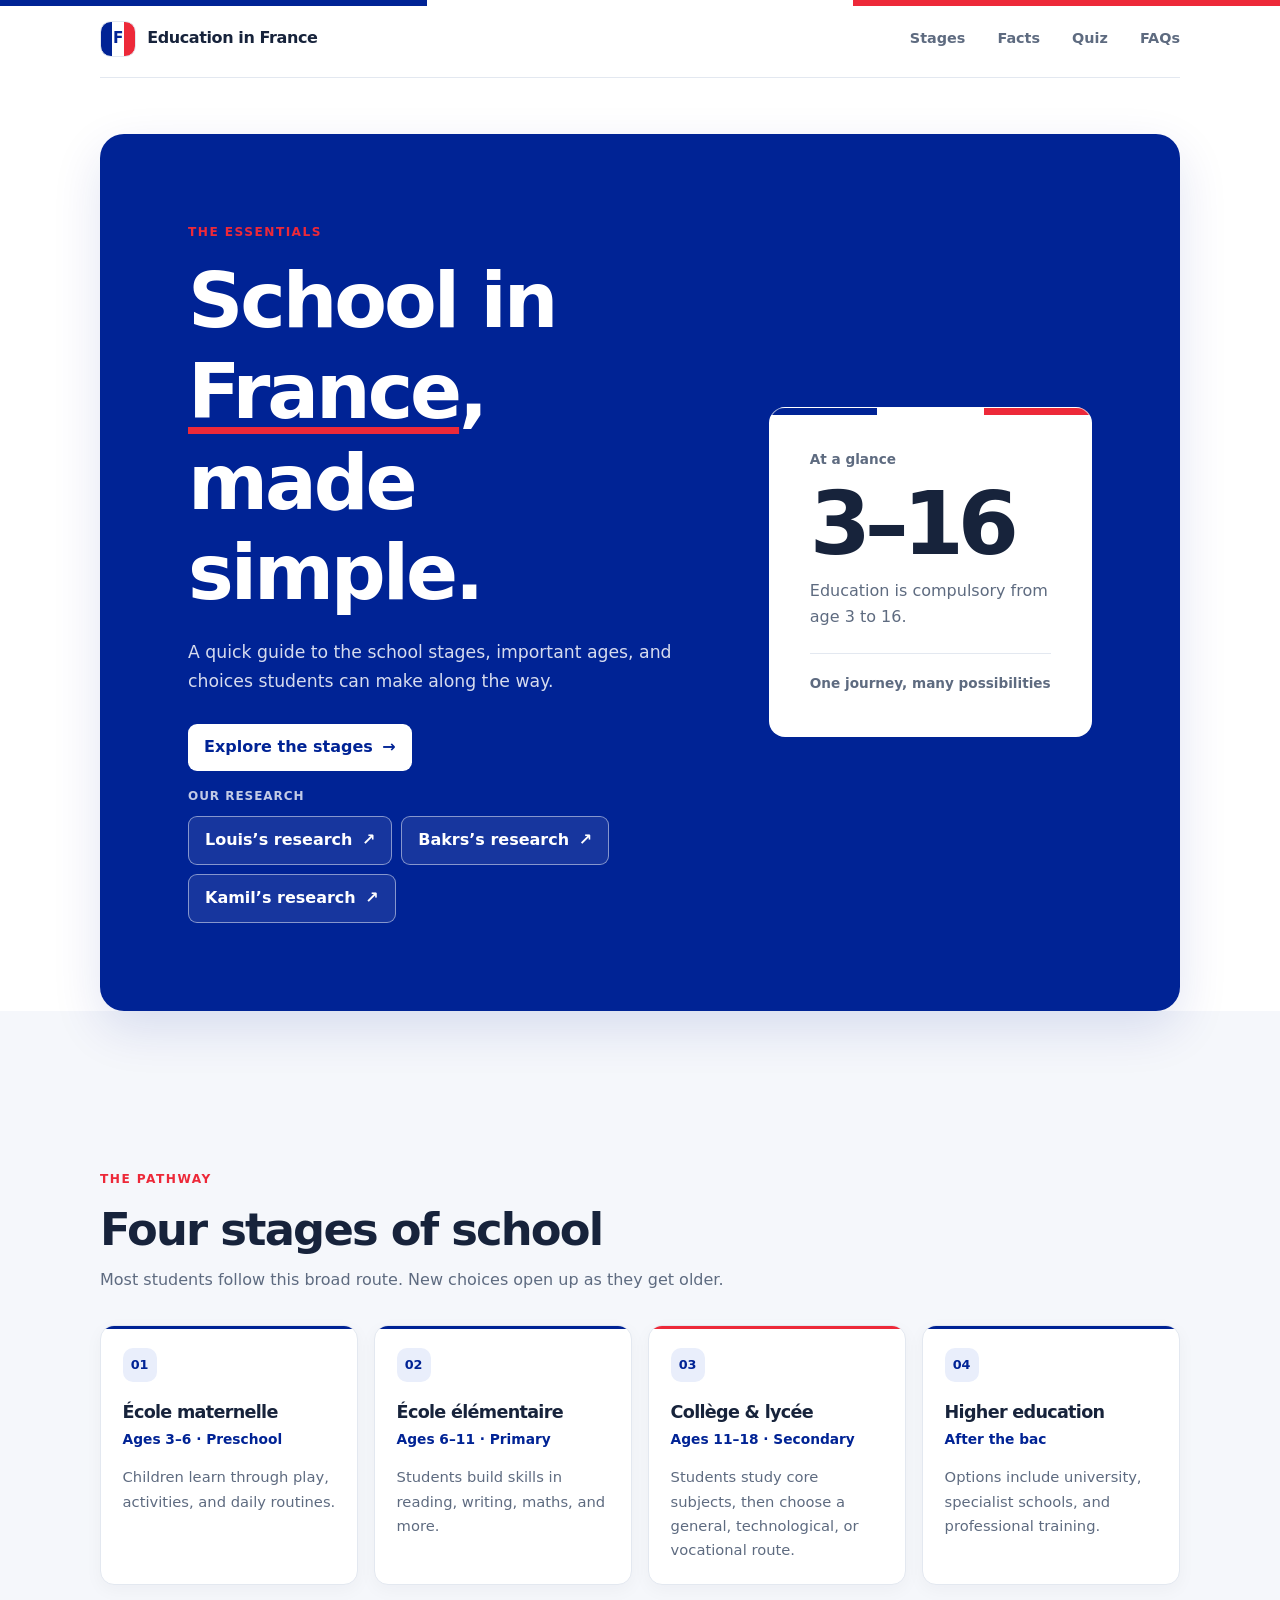
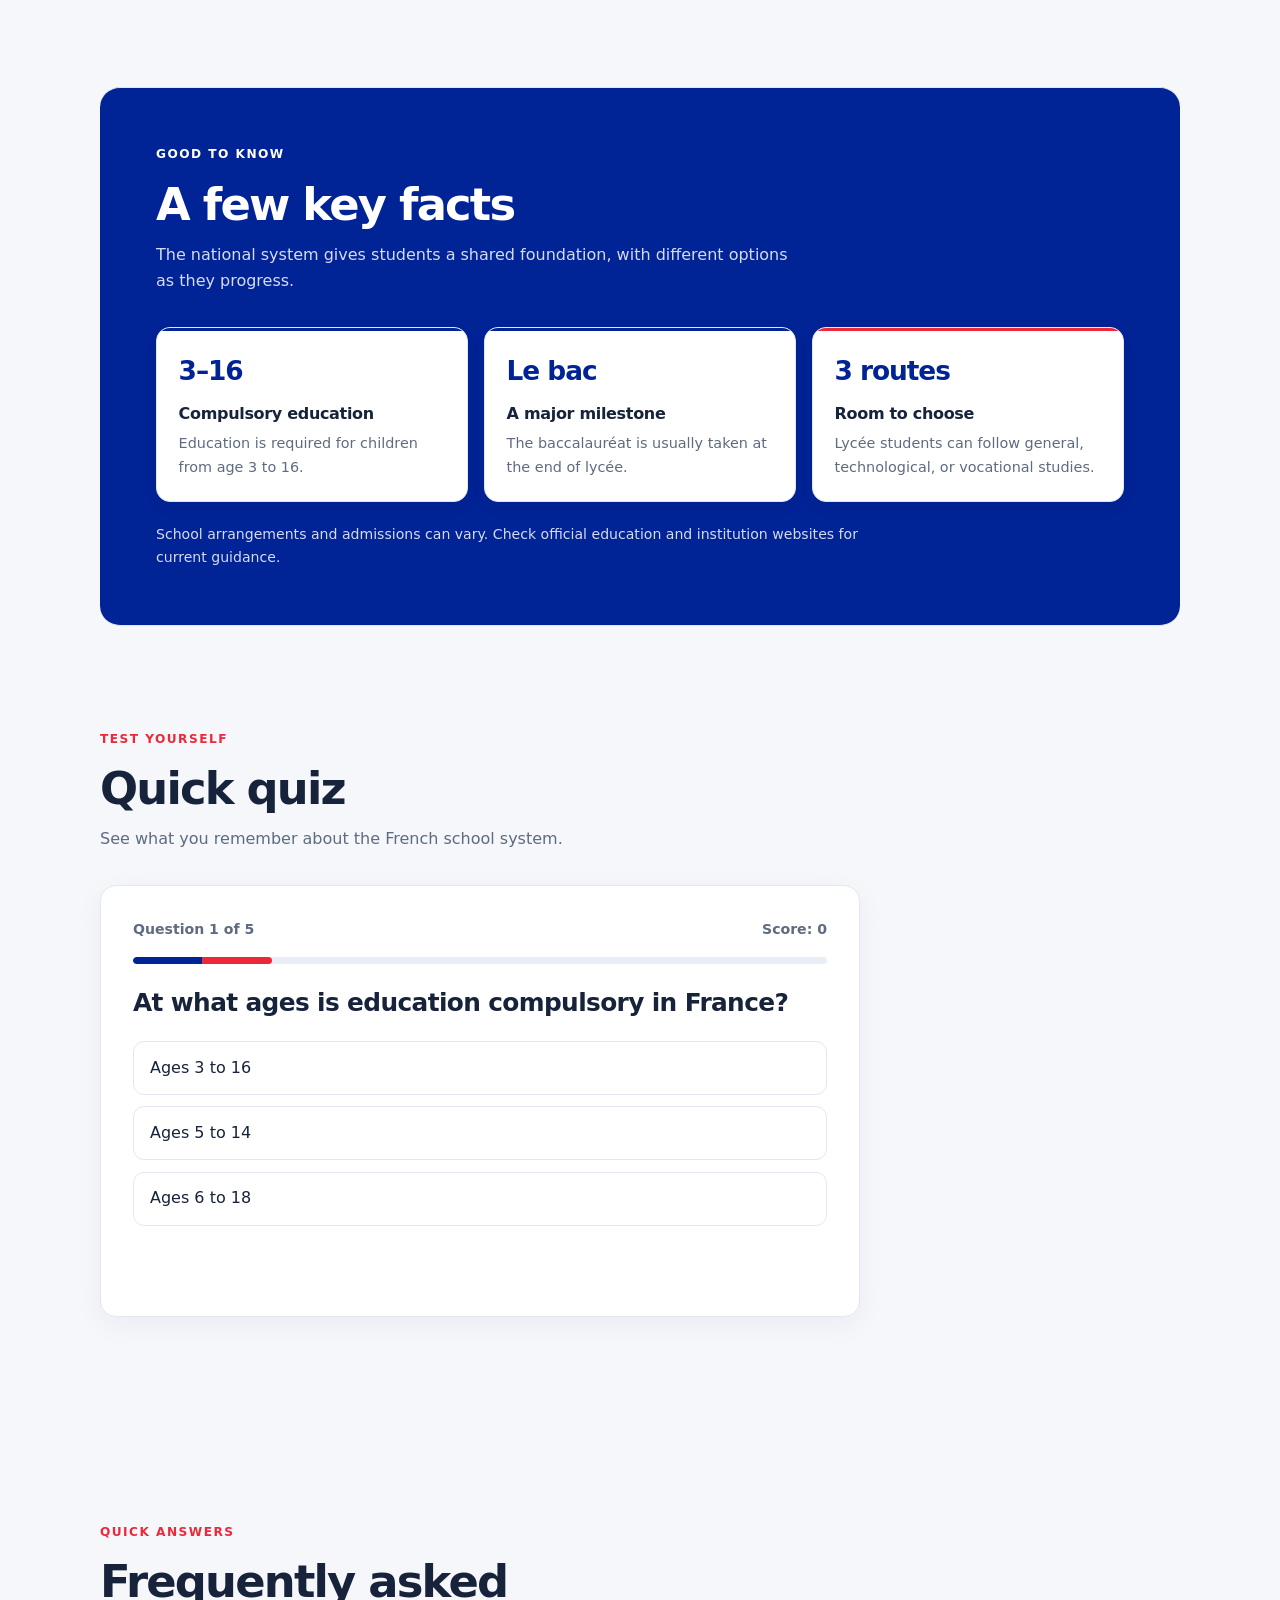
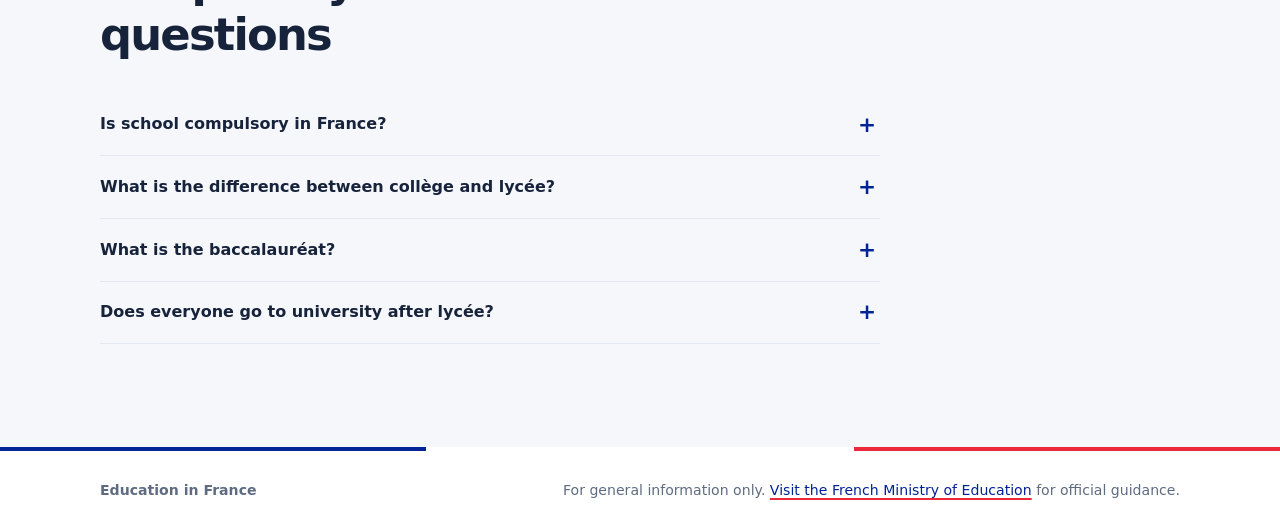
<file: index.html>
<!DOCTYPE html>
<html lang="en">
<head>
	<meta charset="UTF-8">
	<meta name="viewport" content="width=device-width, initial-scale=1">
	<meta http-equiv="refresh" content="0; url=cspe.html">
	<title>Education in France — A Simple Guide</title>
</head>
<body>
	<p>If you are not redirected, <a href="cspe.html">open Education in France</a>.</p>
</body>
</html>
</file>
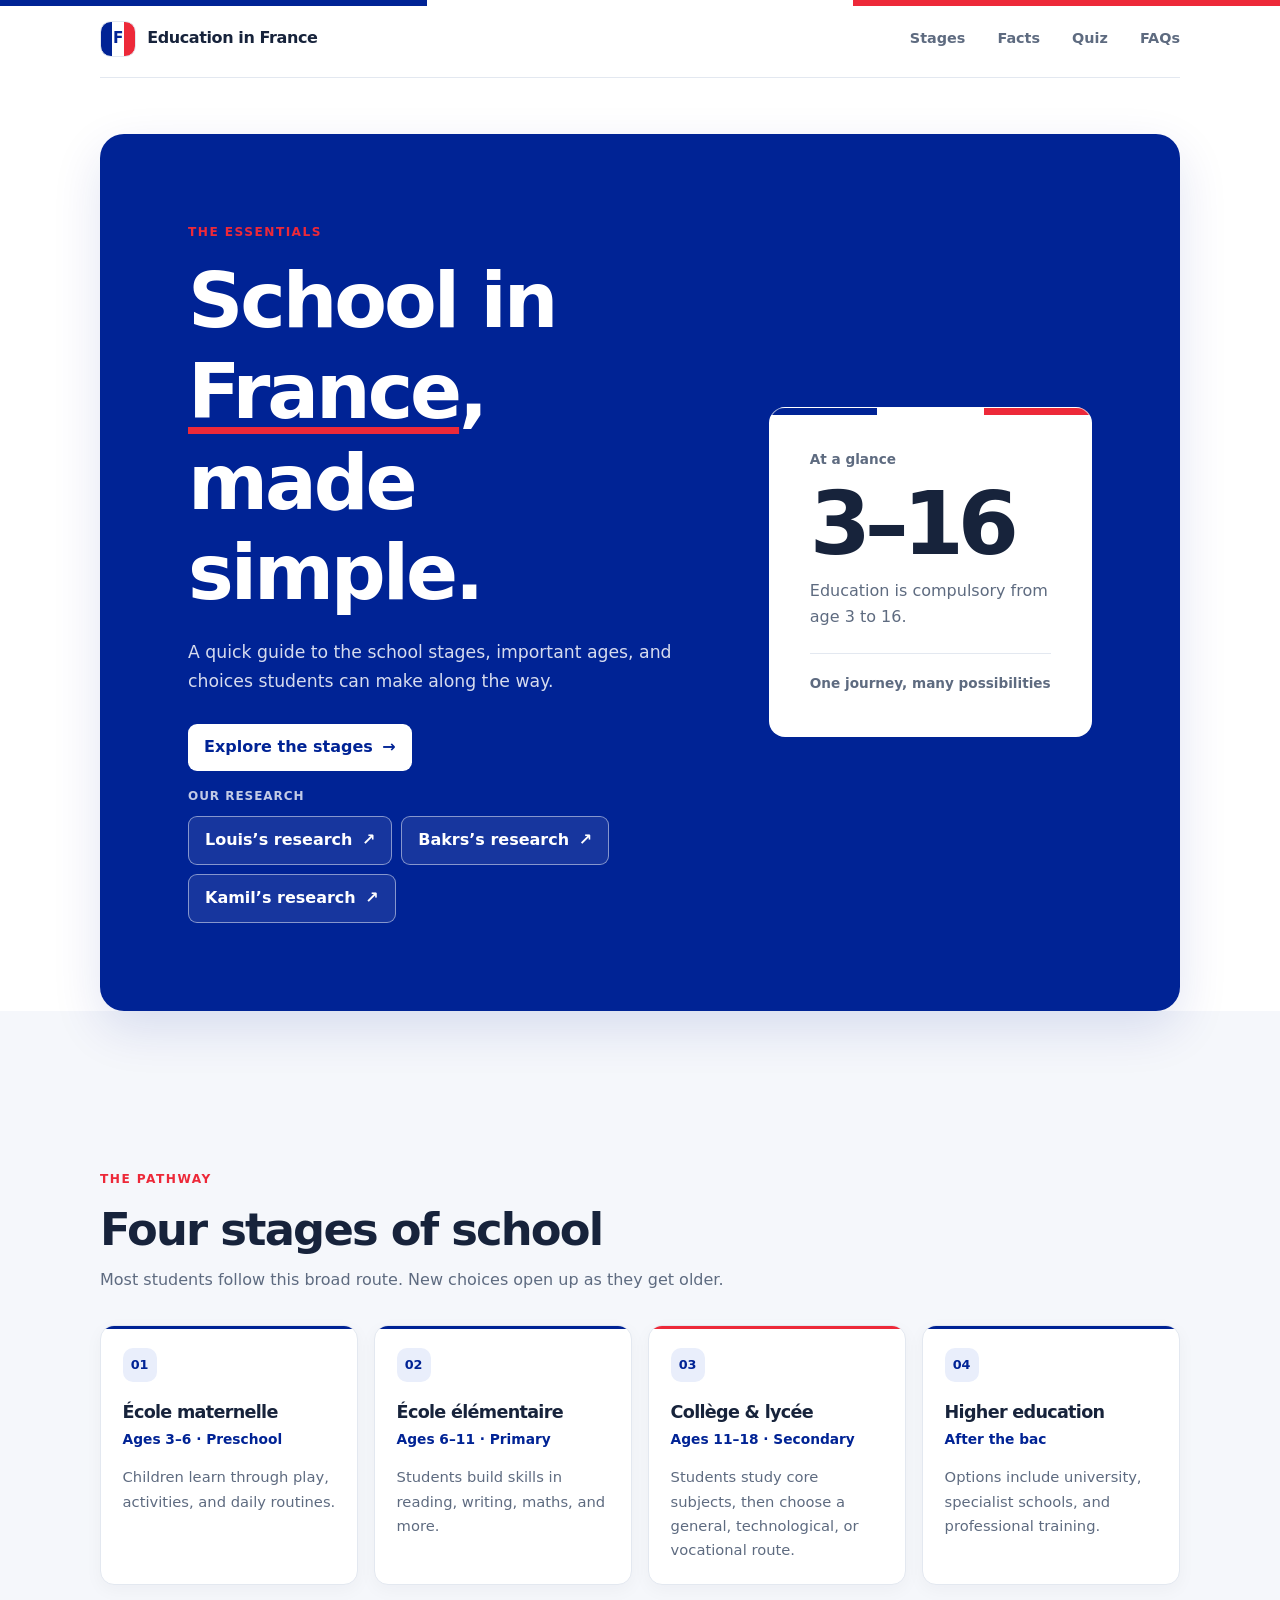
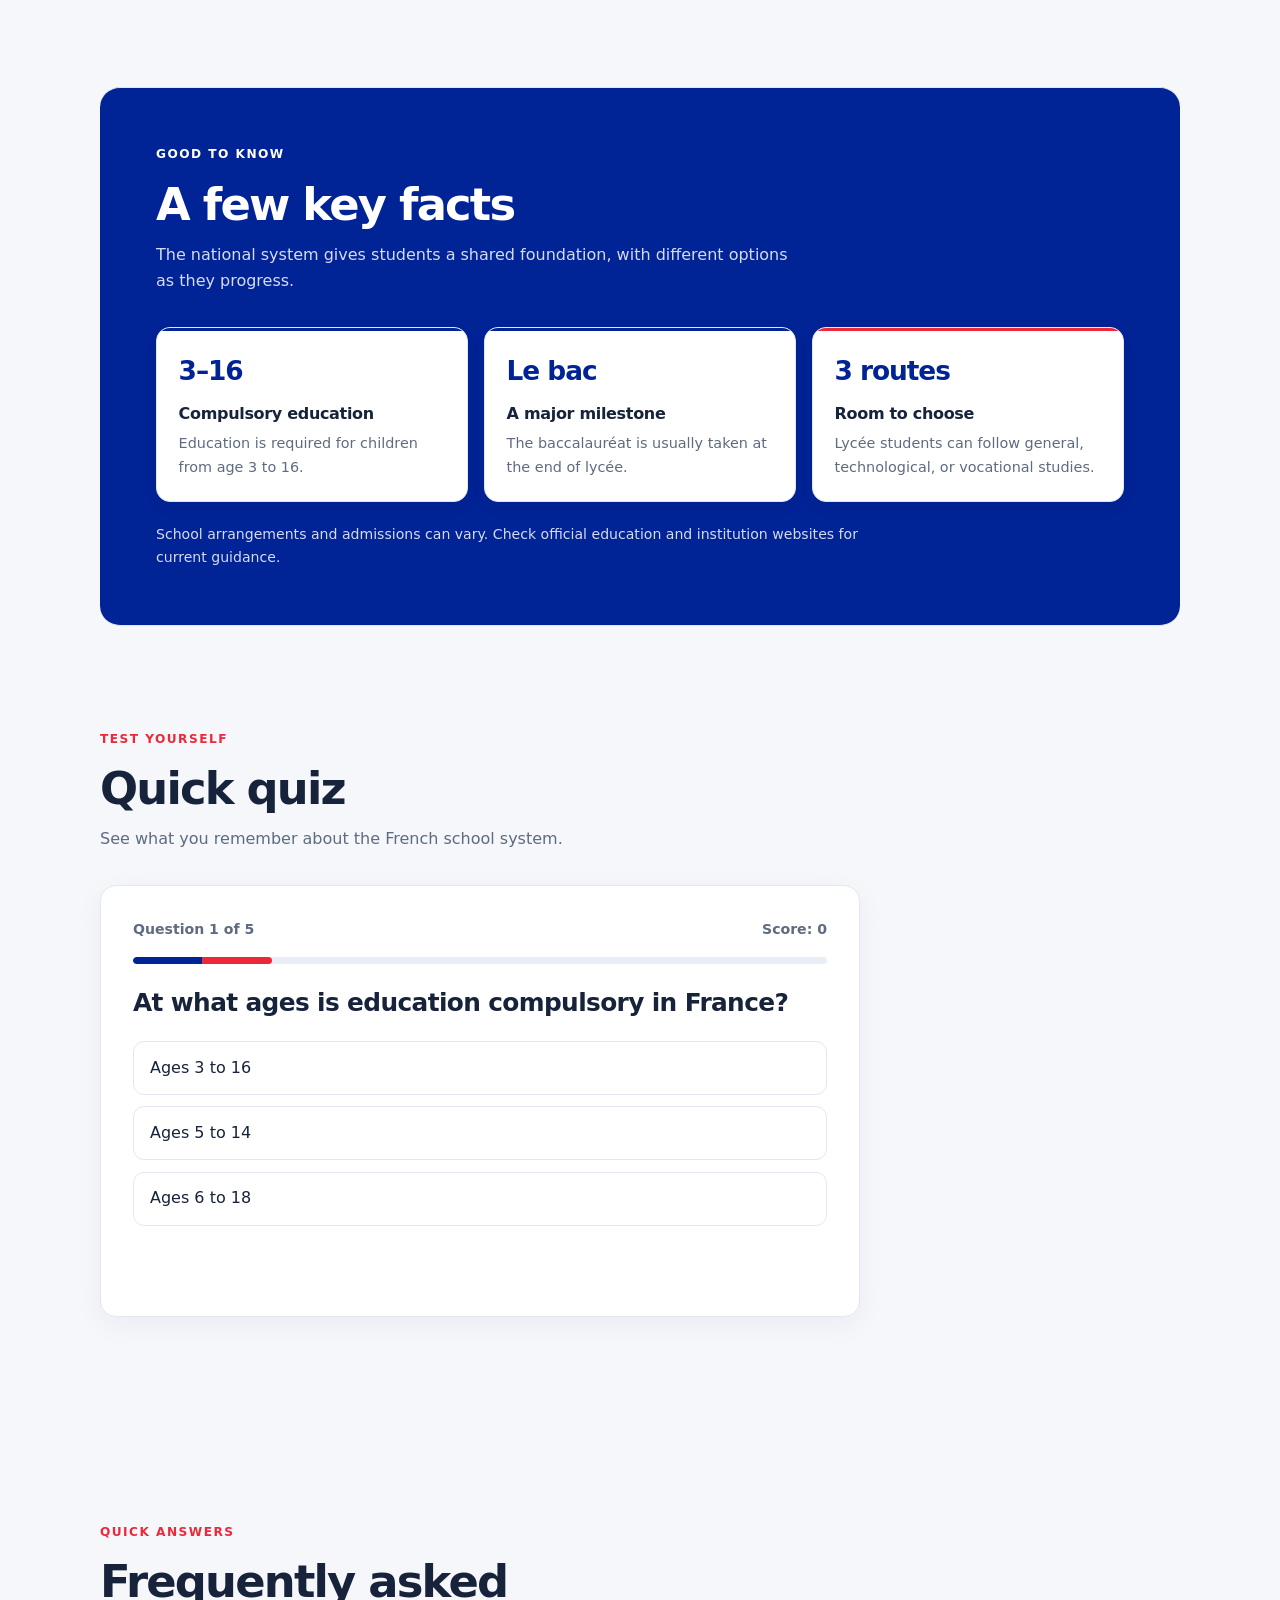
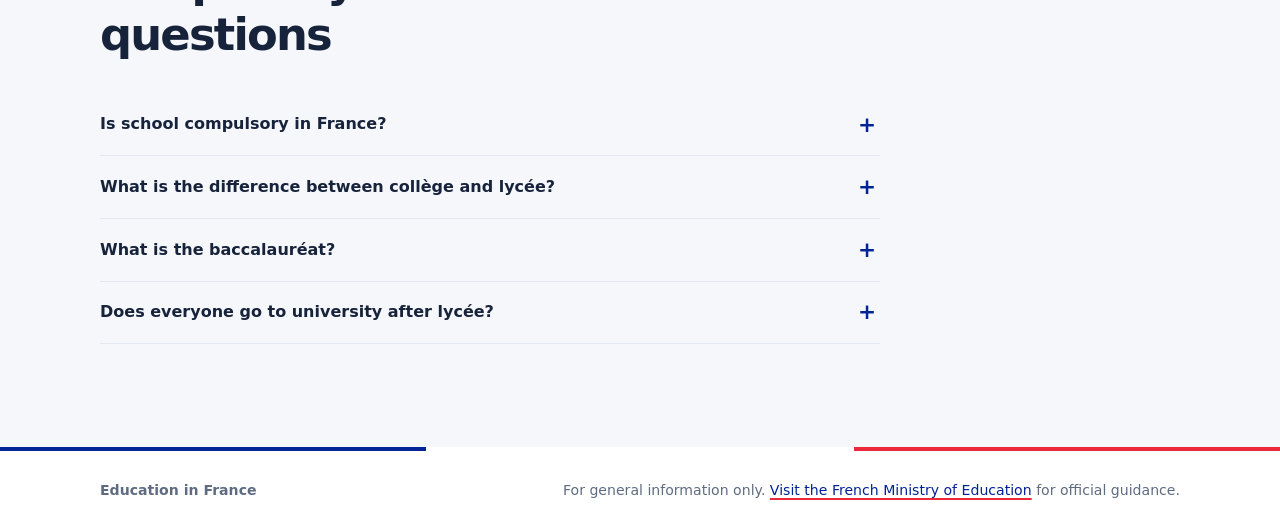
<file: cspe.html>
<!DOCTYPE html>
<html lang="en">
<head>
	<meta charset="UTF-8">
	<meta name="viewport" content="width=device-width, initial-scale=1">
	<meta name="description" content="A simple guide to the stages and choices in the French education system.">
	<title>Education in France — A Simple Guide</title>
	<link rel="stylesheet" href="cspe.css">
</head>
<body>
	<a class="skip-link" href="#main">Skip to content</a>
	<header>
		<div class="nav">
			<a class="brand" href="#top" aria-label="Education in France home"><span class="brand-mark" aria-hidden="true">F</span><span>Education in France</span></a>
			<nav aria-label="Main navigation">
				<a href="#pathway">Stages</a>
				<a href="#school-life">Facts</a>
				<a href="#quiz">Quiz</a>
				<a href="#questions">FAQs</a>
			</nav>
		</div>
		<div class="hero" id="top">
			<div>
				<div class="eyebrow">The essentials</div>
				<h1>School in <span>France</span>, made simple.</h1>
				<p class="hero-copy">A quick guide to the school stages, important ages, and choices students can make along the way.</p>
				<div class="hero-actions">
					<a class="button button-primary" href="#pathway">Explore the stages <span aria-hidden="true">→</span></a>
					<div class="research-links" aria-label="Our research">
						<span class="research-label">Our research</span>
						<a
							class="button button-research"
							href="https://etbddl-my.sharepoint.com/:p:/g/personal/l_beyaert25_castleknockcc_ie/cQp9Ypd6-iqjR4Ooxp352eDHEgUCjR6FRxVwX_T7f_y1HEgFmQ?e=4%3A571d"
							target="_blank"
							rel="noopener noreferrer"
						>Louis’s research <span aria-hidden="true">↗</span></a>
						<a
							class="button button-research"
							href="https://etbddl-my.sharepoint.com/:p:/g/personal/b_ameen25_castleknockcc_ie/cQoS1VqUf-XbQpej2t6FMpROEgUC07fIUSgon6dbYgw1caQJjw?e=4%3Ab16895c"
							target="_blank"
							rel="noopener noreferrer"
						>Bakrs’s research <span aria-hidden="true">↗</span></a>
						<a
							class="button button-research"
							href="https://etbddl-my.sharepoint.com/:w:/g/personal/k_malewicz25_castleknockcc_ie/cQpS1JRdK1_JQZmP7nWtY_WiEgUCpIQIJiyrJJ4krrGoJPLdLA?e=4%3A13e1"
							target="_blank"
							rel="noopener noreferrer"
						>Kamil’s research <span aria-hidden="true">↗</span></a>
					</div>
				</div>
			</div>
			<aside class="hero-visual" aria-label="Education in France at a glance">
				<div class="hero-visual-label">At a glance</div>
				<strong>3–16</strong>
				<p>Education is compulsory from age 3 to 16.</p>
				<div class="hero-visual-rule" aria-hidden="true"></div>
				<span>One journey, many possibilities</span>
			</aside>
		</div>
	</header>

	<main id="main">
		<section class="overview" id="pathway" aria-labelledby="pathway-title">
			<div class="section-heading">
				<div class="eyebrow">The pathway</div>
				<h2 id="pathway-title">Four stages of school</h2>
				<p>Most students follow this broad route. New choices open up as they get older.</p>
			</div>
			<div class="stage-grid">
				<article class="stage-card"><div class="stage-number">01</div><h3>École maternelle</h3><div class="stage-age">Ages 3–6 · Preschool</div><p>Children learn through play, activities, and daily routines.</p></article>
				<article class="stage-card"><div class="stage-number">02</div><h3>École élémentaire</h3><div class="stage-age">Ages 6–11 · Primary</div><p>Students build skills in reading, writing, maths, and more.</p></article>
				<article class="stage-card"><div class="stage-number">03</div><h3>Collège & lycée</h3><div class="stage-age">Ages 11–18 · Secondary</div><p>Students study core subjects, then choose a general, technological, or vocational route.</p></article>
				<article class="stage-card"><div class="stage-number">04</div><h3>Higher education</h3><div class="stage-age">After the bac</div><p>Options include university, specialist schools, and professional training.</p></article>
			</div>
		</section>

		<section class="key-facts" id="school-life" aria-labelledby="facts-title">
			<div class="section-heading">
				<div class="eyebrow">Good to know</div>
				<h2 id="facts-title">A few key facts</h2>
				<p>The national system gives students a shared foundation, with different options as they progress.</p>
			</div>
			<div class="fact-grid">
				<article class="fact"><strong>3–16</strong><h3>Compulsory education</h3><p>Education is required for children from age 3 to 16.</p></article>
				<article class="fact"><strong>Le bac</strong><h3>A major milestone</h3><p>The baccalauréat is usually taken at the end of lycée.</p></article>
				<article class="fact"><strong>3 routes</strong><h3>Room to choose</h3><p>Lycée students can follow general, technological, or vocational studies.</p></article>
			</div>
			<p class="note">School arrangements and admissions can vary. Check official education and institution websites for current guidance.</p>
		</section>

		<section class="quiz-section" id="quiz" aria-labelledby="quiz-title">
			<div class="section-heading">
				<div class="eyebrow">Test yourself</div>
				<h2 id="quiz-title">Quick quiz</h2>
				<p>See what you remember about the French school system.</p>
			</div>
			<div class="quiz-card">
				<div class="quiz-topline">
					<span id="quiz-count">Question 1 of 5</span>
					<span id="quiz-score">Score: 0</span>
				</div>
				<div
					class="quiz-progress"
					role="progressbar"
					aria-label="Quiz progress"
					aria-valuemin="0"
					aria-valuemax="5"
					aria-valuenow="1"
				><span id="quiz-progress-fill"></span></div>
				<h3 class="quiz-question" id="quiz-question" tabindex="-1"></h3>
				<div class="quiz-options" id="quiz-options"></div>
				<p class="quiz-feedback" id="quiz-feedback" aria-live="polite"></p>
				<div class="quiz-controls">
					<button class="button" id="quiz-next" type="button" hidden>Next question</button>
					<button class="button" id="quiz-restart" type="button" hidden>Play again</button>
				</div>
			</div>
		</section>

		<section class="faq" id="questions" aria-labelledby="faq-title">
			<div class="section-heading">
				<div class="eyebrow">Quick answers</div>
				<h2 id="faq-title">Frequently asked questions</h2>
			</div>
			<div class="faq-list">
				<details><summary>Is school compulsory in France?</summary><p>Education is compulsory from age 3 to 16. Families can meet this obligation through schooling or, under applicable rules, other approved arrangements.</p></details>
				<details><summary>What is the difference between collège and lycée?</summary><p>Collège is lower secondary education, generally for ages 11–15. Lycée is upper secondary, usually for ages 15–18, and leads toward the baccalauréat or another qualification.</p></details>
				<details><summary>What is the baccalauréat?</summary><p>The baccalauréat, often called “le bac,” is a major qualification at the end of lycée. It can provide access to higher education, subject to program-specific requirements.</p></details>
				<details><summary>Does everyone go to university after lycée?</summary><p>No. University is one option among several. Students also choose selective institutions, technical programs, apprenticeships, and other forms of training.</p></details>
			</div>
		</section>
	</main>
	<footer>
		<div class="footer-inner"><strong>Education in France</strong><span>For general information only. <a href="https://www.education.gouv.fr/">Visit the French Ministry of Education</a> for official guidance.</span></div>
	</footer>
	<script src="quiz.js" defer></script>
</body>
</html>
</file>
<file: cspe.css>
:root {
	color-scheme: light;
	--ink: #17233b;
	--muted: #5e6b80;
	--blue: #002395;
	--blue-dark: #001b70;
	--red: #ed2939;
	--cream: #f5f7fb;
	--paper: #fff;
	--line: #e3e8f0;
	--radius: 14px;
	font-family: system-ui, -apple-system, BlinkMacSystemFont, "Segoe UI", sans-serif;
	color: var(--ink);
	background: var(--cream);
	font-synthesis: none;
	text-rendering: optimizeLegibility;
}

*,
*::before,
*::after { box-sizing: border-box; }

html { scroll-behavior: smooth; }

body {
	min-width: 320px;
	margin: 0;
	background: var(--cream);
	color: var(--ink);
	line-height: 1.65;
	-webkit-font-smoothing: antialiased;
}

a { color: inherit; }

.skip-link {
	position: absolute;
	top: -4rem;
	left: 1rem;
	z-index: 10;
	padding: .7rem 1rem;
	border-radius: 8px;
	background: var(--paper);
	color: var(--ink);
}

.skip-link:focus { top: 1rem; }

header {
	background:
		linear-gradient(90deg, var(--blue) 0 33.33%, #fff 33.33% 66.66%, var(--red) 66.66%) top / 100% 6px no-repeat,
		#fff;
	background-repeat: no-repeat;
}

.nav,
.hero,
main,
.footer-inner {
	width: min(1080px, calc(100% - 48px));
	margin: 0 auto;
}

.nav {
	display: flex;
	align-items: center;
	justify-content: space-between;
	gap: 2rem;
	min-height: 78px;
	border-bottom: 1px solid var(--line);
}

.brand {
	display: inline-flex;
	align-items: center;
	gap: .7rem;
	font-weight: 750;
	color: var(--ink);
	text-decoration: none;
	letter-spacing: -.025em;
}

.brand-mark {
	display: grid;
	width: 36px;
	height: 36px;
	place-items: center;
	border-radius: 11px;
	background: linear-gradient(90deg, #002395 0 33.33%, #fff 33.33% 66.66%, #ed2939 66.66%);
	color: var(--blue);
	border: 1px solid var(--line);
	font-size: .95rem;
}

nav {
	display: flex;
	align-items: center;
	gap: clamp(1rem, 3vw, 2rem);
}

nav a {
	color: var(--muted);
	font-size: .9rem;
	font-weight: 600;
	text-decoration: none;
}

nav a:hover { color: var(--blue); }

.hero {
	position: relative;
	display: grid;
	grid-template-columns: minmax(0, 1.2fr) minmax(280px, .8fr);
	align-items: center;
	gap: clamp(2rem, 8vw, 6rem);
	width: min(1080px, calc(100% - 48px));
	margin: clamp(2rem, 5vw, 3.5rem) auto;
	padding: clamp(2.5rem, 7vw, 5.5rem);
	border-radius: 24px;
	background: var(--blue);
	box-shadow: 0 18px 50px rgb(0 35 149 / 12%);
}

.eyebrow {
	margin: 0 0 .9rem;
	color: var(--red);
	font-size: .76rem;
	font-weight: 750;
	letter-spacing: .12em;
	text-transform: uppercase;
}

h1,
h2,
h3 {
	margin: 0;
	line-height: 1.18;
	letter-spacing: -.04em;
}

h1 { max-width: 660px; color: #fff; font-size: clamp(2.8rem, 6vw, 5rem); }
h1 span { color: #fff; text-decoration: underline; text-decoration-color: var(--red); text-decoration-thickness: .09em; text-underline-offset: .12em; }
h2 { font-size: clamp(1.9rem, 4vw, 2.8rem); }
h3 { font-size: 1.1rem; }

.hero-copy,
.section-heading > p,
.stage-card > p,
.fact > p,
.note,
details p {
	color: var(--muted);
}

.hero-copy {
	max-width: 560px;
	margin: 1.2rem 0 0;
	color: rgb(255 255 255 / 84%);
	font-size: 1.08rem;
}

.hero-actions {
	display: flex;
	align-items: flex-start;
	flex-wrap: wrap;
	gap: 1rem 1.5rem;
	margin-top: 1.8rem;
}

.hero-actions .button-primary {
	background: #fff;
	color: var(--blue);
}

.hero-actions .button-primary:hover { background: #e8edfb; }

.button {
	display: inline-flex;
	align-items: center;
	gap: .6rem;
	min-height: 44px;
	padding: .65rem 1rem;
	border: 0;
	border-radius: 9px;
	background: var(--blue);
	color: var(--paper);
	font: inherit;
	font-weight: 700;
	cursor: pointer;
	text-decoration: none;
	transition: background .2s ease, transform .2s ease;
}

.button:hover {
	transform: translateY(-2px);
	background: var(--blue-dark);
}

.button-research {
	border: 1px solid rgb(255 255 255 / 48%);
	background: rgb(255 255 255 / 9%);
	color: #fff;
}

.button-research:hover { border-color: #fff; background: rgb(255 255 255 / 18%); }

.research-links {
	display: flex;
	flex-wrap: wrap;
	align-items: center;
	gap: .55rem;
}

.research-label {
	flex-basis: 100%;
	color: rgb(255 255 255 / 76%);
	font-size: .75rem;
	font-weight: 700;
	letter-spacing: .08em;
	text-transform: uppercase;
}

.hero-visual {
	position: relative;
	overflow: hidden;
	padding: clamp(1.6rem, 4vw, 2.5rem);
	border: 1px solid rgb(255 255 255 / 65%);
	border-radius: 16px;
	background:
		linear-gradient(90deg, #002395 0 33.33%, #fff 33.33% 66.66%, #ed2939 66.66%) top / 100% 7px no-repeat,
		#fff;
	color: var(--ink);
}

.hero-visual-label,
.hero-visual > span {
	color: var(--muted);
	font-size: .85rem;
	font-weight: 650;
}

.hero-visual > strong {
	display: block;
	margin: .6rem 0 0;
	color: var(--ink);
	font-size: clamp(3.5rem, 8vw, 5.5rem);
	line-height: 1;
	letter-spacing: -.07em;
}

.hero-visual > p { margin: .6rem 0 1.4rem; color: var(--muted); }
.hero-visual-rule { height: 1px; margin-bottom: 1rem; background: var(--line); }

section { scroll-margin-top: 24px; }

.overview,
.key-facts,
.faq { padding: clamp(4rem, 8vw, 6.5rem) 0; }

.section-heading { max-width: 650px; margin-bottom: 2rem; }
.section-heading h2 { margin: .3rem 0 .65rem; }
.section-heading > p { margin: 0; }

.stage-grid {
	display: grid;
	grid-template-columns: repeat(4, minmax(0, 1fr));
	gap: 1rem;
}

.stage-card,
.fact {
	position: relative;
	overflow: hidden;
	padding: 1.35rem;
	border: 1px solid var(--line);
	border-radius: var(--radius);
	background: var(--paper);
	color: var(--ink);
	box-shadow: 0 5px 18px rgb(23 35 59 / 4%);
	transition: transform .2s ease, box-shadow .2s ease;
}

.stage-card:hover,
.fact:hover { transform: translateY(-3px); box-shadow: 0 12px 28px rgb(23 35 59 / 9%); }

.stage-card::before,
.fact::before {
	position: absolute;
	top: 0;
	left: 0;
	width: 100%;
	height: 3px;
	background: var(--card-accent, var(--blue));
	content: "";
}

.stage-card:nth-child(2),
.fact:nth-child(2) { --card-accent: var(--blue); }

.stage-card:nth-child(3),
.fact:nth-child(3) { --card-accent: var(--red); }

.stage-card:nth-child(4) { --card-accent: var(--blue); }

.stage-number {
	display: grid;
	width: 34px;
	height: 34px;
	margin-bottom: 1.25rem;
	place-items: center;
	border-radius: 10px;
	background: #e9eefb;
	color: var(--blue);
	font-size: .8rem;
	font-weight: 750;
}

.stage-card h3 { margin-bottom: .35rem; }
.stage-age { color: var(--blue); font-size: .86rem; font-weight: 700; }
.stage-card > p { margin: .9rem 0 0; font-size: .92rem; }

.key-facts {
	border-top: 1px solid var(--line);
	border-bottom: 1px solid var(--line);
	border-radius: 20px;
	padding: clamp(2rem, 5vw, 3.5rem);
	background: var(--blue);
	color: #fff;
}

.key-facts .eyebrow { color: #fff; }
.key-facts .section-heading > p,
.key-facts .note { color: rgb(255 255 255 / 84%); }

.quiz-section { padding: clamp(4rem, 8vw, 6.5rem) 0; }

.quiz-card {
	max-width: 760px;
	padding: clamp(1.25rem, 4vw, 2rem);
	border: 1px solid var(--line);
	border-radius: 16px;
	background: var(--paper);
	color: var(--ink);
	box-shadow: 0 8px 28px rgb(23 35 59 / 5%);
}

.quiz-topline {
	display: flex;
	justify-content: space-between;
	gap: 1rem;
	margin-bottom: 1rem;
	color: var(--muted);
	font-size: .88rem;
	font-weight: 650;
}

.quiz-progress {
	height: 7px;
	overflow: hidden;
	border-radius: 99px;
	background: #e9edf5;
}

.quiz-progress span {
	display: block;
	width: 20%;
	height: 100%;
	border-radius: inherit;
	background: linear-gradient(90deg, var(--blue) 0 50%, var(--red) 50%);
	transition: width .25s ease;
}

.quiz-question {
	margin: 1.5rem 0;
	font-size: clamp(1.2rem, 3vw, 1.55rem);
	letter-spacing: -.025em;
}

.quiz-options { display: grid; gap: .7rem; }

.quiz-option {
	width: 100%;
	min-height: 52px;
	padding: .8rem 1rem;
	border: 1px solid var(--line);
	border-radius: 11px;
	background: #fff;
	color: var(--ink);
	font: inherit;
	text-align: left;
	cursor: pointer;
	transition: border-color .2s ease, background .2s ease;
}

.quiz-option:hover:not(:disabled) {
	border-color: var(--blue);
	background: #f0f3fb;
}

.quiz-option:disabled { cursor: default; }
.quiz-option.is-correct { border-color: #287653; background: #e7f4ed; }
.quiz-option.is-incorrect { border-color: var(--red); background: #fff0f1; }

.quiz-feedback {
	min-height: 1.65em;
	margin: 1rem 0 0;
	color: var(--muted);
}

.quiz-feedback.is-correct { color: #287653; }
.quiz-feedback.is-incorrect { color: #c91f30; }

.quiz-controls {
	display: flex;
	justify-content: flex-end;
	margin-top: 1rem;
}

.quiz-controls [hidden] { display: none; }

.fact-grid {
	display: grid;
	grid-template-columns: repeat(3, minmax(0, 1fr));
	gap: 1rem;
}

.fact > strong {
	display: block;
	margin-bottom: .75rem;
	color: var(--blue);
	font-size: 1.65rem;
	letter-spacing: -.04em;
}

.fact h3 { font-size: 1rem; letter-spacing: -.02em; }
.fact > p { margin: .5rem 0 0; font-size: .9rem; }
.note { max-width: 740px; margin: 1.3rem 0 0; font-size: .88rem; }

.faq-list { max-width: 780px; }

details { border-bottom: 1px solid var(--line); }

summary {
	position: relative;
	padding: 1.1rem 2rem 1.1rem 0;
	cursor: pointer;
	font-weight: 700;
	list-style: none;
}

summary::-webkit-details-marker { display: none; }

summary::after {
	position: absolute;
	top: .8rem;
	right: .25rem;
	color: var(--blue);
	content: "+";
	font-size: 1.35rem;
}

details[open] summary::after { content: "−"; }
details p { max-width: 700px; margin: 0 0 1.1rem; }

footer {
	padding: 1.8rem 0;
	border-top: 4px solid transparent;
	border-image: linear-gradient(90deg, #002395 0 33.33%, #fff 33.33% 66.66%, #ed2939 66.66%) 1;
	background: #fff;
	color: var(--muted);
	font-size: .88rem;
}

.footer-inner {
	display: flex;
	justify-content: space-between;
	gap: 1rem;
}

footer a { color: var(--blue); text-decoration-color: var(--red); text-decoration-thickness: 2px; text-underline-offset: 3px; }

:focus-visible { outline: 3px solid var(--red); outline-offset: 3px; }
::selection { background: var(--blue); color: #fff; }

@media (max-width: 820px) {
	.hero { grid-template-columns: 1fr minmax(240px, .75fr); gap: 2rem; }
	.stage-grid { grid-template-columns: repeat(2, minmax(0, 1fr)); }
}

@media (max-width: 600px) {
	.nav,
	main,
	.footer-inner { width: min(100% - 36px, 1080px); }

	.nav { min-height: 68px; gap: .75rem; }
	.brand { gap: .5rem; font-size: .9rem; }
	.brand-mark { width: 32px; height: 32px; }
	nav { gap: .75rem; }
	nav a { font-size: .78rem; }
	.hero { grid-template-columns: 1fr; width: min(100% - 24px, 1080px); margin: 1rem auto 2rem; padding: 2rem 1.4rem; border-radius: 18px; }
	.hero-visual { max-width: 400px; }
	.stage-grid,
	.fact-grid { grid-template-columns: 1fr; }
	.stage-card { padding: 1.2rem; }
	.stage-number { margin-bottom: .9rem; }
	.quiz-topline { font-size: .8rem; }
	.footer-inner { flex-direction: column; }
	.key-facts { padding: 1.5rem; border-radius: 16px; }
}

@media (max-width: 380px) {
	.brand span:last-child { max-width: 105px; line-height: 1.15; }
	nav { gap: .4rem; }
	nav a { font-size: .68rem; }
}

@media (prefers-reduced-motion: reduce) {
	*,
	*::before,
	*::after {
		scroll-behavior: auto !important;
		transition-duration: .01ms !important;
	}
}
</file>
